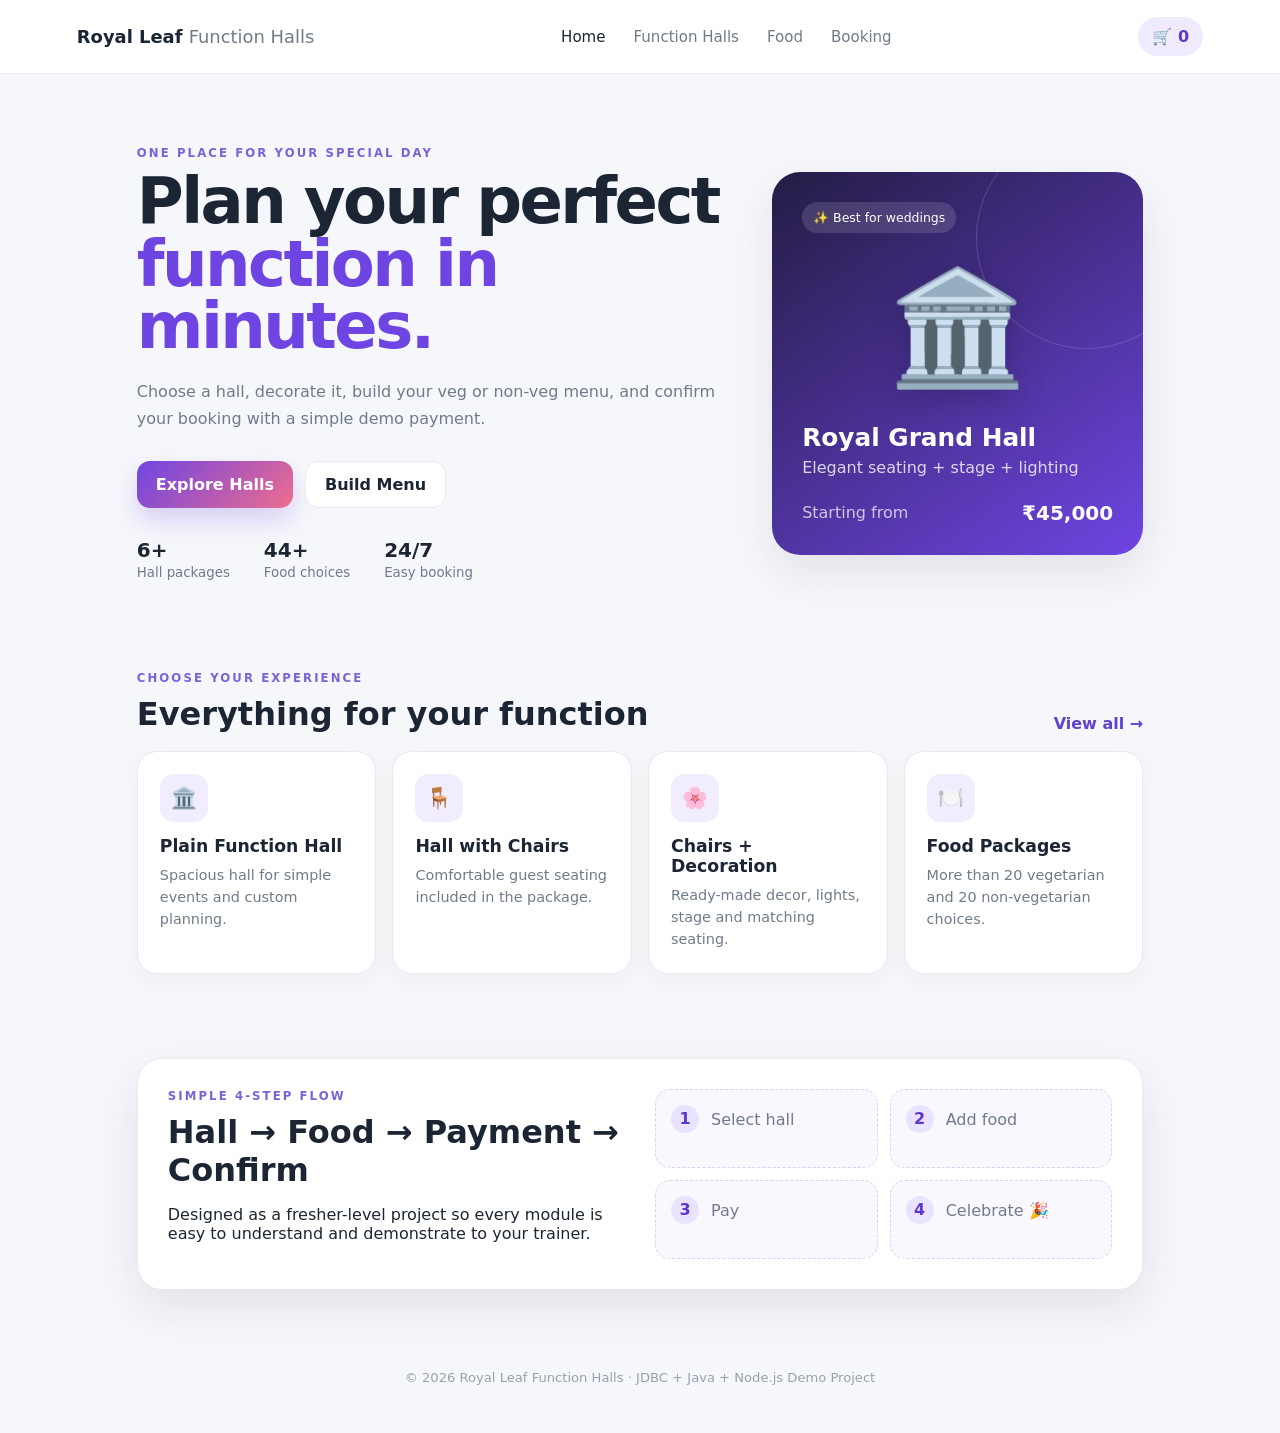
<file: index.html>
<!DOCTYPE html>
<html lang="en">
<head>
  <meta charset="UTF-8" />
  <meta name="viewport" content="width=device-width, initial-scale=1.0" />
  <title>Royal Leaf Function Halls</title>
  <link rel="stylesheet" href="style.css" />
</head>
<body data-page="home">
  <header class="navbar">
    <a class="brand" href="index.html">Royal Leaf <span>Function Halls</span></a>
    <nav>
      <a class="active" href="index.html">Home</a>
      <a href="halls.html">Function Halls</a>
      <a href="food.html">Food</a>
      <a href="booking.html">Booking</a>
    </nav>
    <a class="cart-pill" href="booking.html">🛒 <span id="navCartCount">0</span></a>
  </header>

  <main>
    <section class="hero">
      <div class="hero-content">
        <p class="eyebrow">ONE PLACE FOR YOUR SPECIAL DAY</p>
        <h1>Plan your perfect<br><span>function in minutes.</span></h1>
        <p class="hero-copy">Choose a hall, decorate it, build your veg or non-veg menu, and confirm your booking with a simple demo payment.</p>
        <div class="hero-actions">
          <a class="btn btn-primary" href="halls.html">Explore Halls</a>
          <a class="btn btn-light" href="food.html">Build Menu</a>
        </div>
        <div class="hero-stats">
          <div><strong>6+</strong><small>Hall packages</small></div>
          <div><strong>44+</strong><small>Food choices</small></div>
          <div><strong>24/7</strong><small>Easy booking</small></div>
        </div>
      </div>
      <div class="hero-card">
        <div class="floating-badge">✨ Best for weddings</div>
        <div class="hero-visual">🏛️</div>
        <h3>Royal Grand Hall</h3>
        <p>Elegant seating + stage + lighting</p>
        <div class="price-row"><span>Starting from</span><strong>₹45,000</strong></div>
      </div>
    </section>

    <section class="section">
      <div class="section-heading">
        <div><p class="eyebrow">CHOOSE YOUR EXPERIENCE</p><h2>Everything for your function</h2></div>
        <a class="text-link" href="halls.html">View all →</a>
      </div>
      <div class="feature-grid">
        <a class="feature-card" href="halls.html#plain"><div class="icon-circle">🏛️</div><h3>Plain Function Hall</h3><p>Spacious hall for simple events and custom planning.</p></a>
        <a class="feature-card" href="halls.html#chairs"><div class="icon-circle">🪑</div><h3>Hall with Chairs</h3><p>Comfortable guest seating included in the package.</p></a>
        <a class="feature-card" href="halls.html#decor"><div class="icon-circle">🌸</div><h3>Chairs + Decoration</h3><p>Ready-made decor, lights, stage and matching seating.</p></a>
        <a class="feature-card" href="food.html"><div class="icon-circle">🍽️</div><h3>Food Packages</h3><p>More than 20 vegetarian and 20 non-vegetarian choices.</p></a>
      </div>
    </section>

    <section class="section spotlight">
      <div class="spotlight-box">
        <div><p class="eyebrow">SIMPLE 4-STEP FLOW</p><h2>Hall → Food → Payment → Confirm</h2><p>Designed as a fresher-level project so every module is easy to understand and demonstrate to your trainer.</p></div>
        <div class="steps"><span><b>1</b> Select hall</span><span><b>2</b> Add food</span><span><b>3</b> Pay</span><span><b>4</b> Celebrate 🎉</span></div>
      </div>
    </section>
  </main>

  <footer><p>© 2026 Royal Leaf Function Halls · JDBC + Java + Node.js Demo Project</p></footer>
  <script src="app.js"></script>
</body>
</html>
</file>
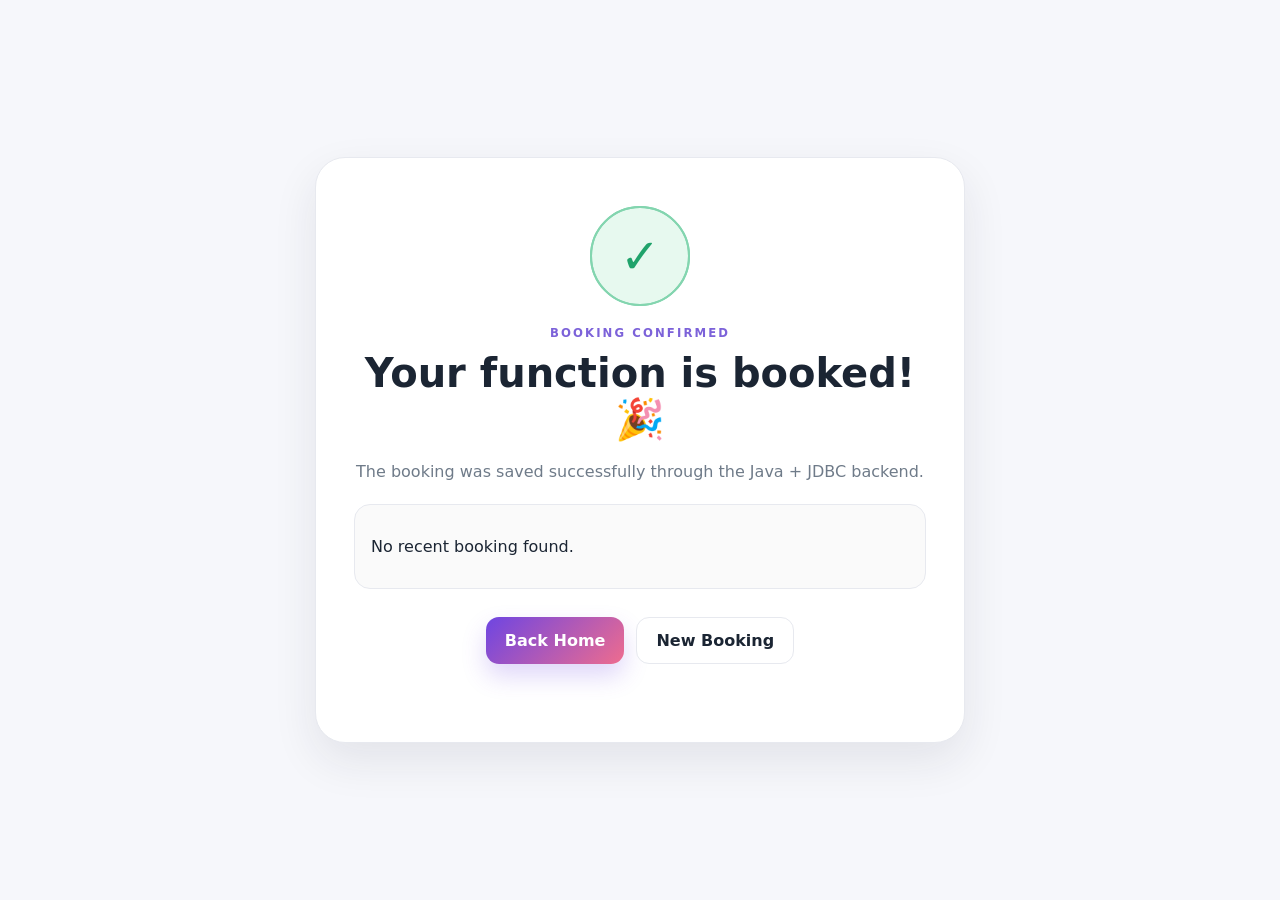
<file: success.html>
<!DOCTYPE html>
<html lang="en">
<head>
  <meta charset="UTF-8" />
  <meta name="viewport" content="width=device-width, initial-scale=1.0" />
  <title>Booking Successful | Royal Leaf</title>
  <link rel="stylesheet" href="style.css" />
</head>
<body data-page="success">
  <main class="success-page">
    <div class="success-card">
      <div class="success-animation"><span>✓</span></div>
      <p class="eyebrow">BOOKING CONFIRMED</p>
      <h1>Your function is booked! 🎉</h1>
      <p class="success-copy">The booking was saved successfully through the Java + JDBC backend.</p>
      <div id="successDetails" class="success-details"></div>
      <div class="hero-actions center"><a class="btn btn-primary" href="index.html">Back Home</a><a class="btn btn-light" href="halls.html">New Booking</a></div>
    </div>
  </main>
  <script src="app.js"></script>
</body>
</html>
</file>
<file: style.css>
:root{--ink:#1b2533;--muted:#6f7b89;--brand:#6e45e2;--brand2:#ee6c8e;--surface:#fff;--bg:#f6f7fb;--line:#e7e9ef;--success:#20a36b;--shadow:0 18px 45px rgba(29,38,58,.09)}
*{box-sizing:border-box}html{scroll-behavior:smooth}body{margin:0;font-family:Inter,ui-sans-serif,system-ui,-apple-system,BlinkMacSystemFont,"Segoe UI",sans-serif;background:var(--bg);color:var(--ink)}a{text-decoration:none;color:inherit}button,input,select,textarea{font:inherit}.navbar{height:74px;background:rgba(255,255,255,.94);backdrop-filter:blur(14px);display:flex;align-items:center;gap:28px;padding:0 6%;position:sticky;top:0;z-index:20;border-bottom:1px solid rgba(231,233,239,.8)}.brand{font-weight:800;font-size:1.12rem;white-space:nowrap}.brand span{font-weight:500;color:var(--muted)}nav{display:flex;gap:20px;margin:auto;font-size:.94rem;color:var(--muted)}nav a{padding:9px 4px}nav a.active,nav a:hover{color:var(--ink)}.cart-pill{background:#f0eaff;color:#5f35cf;padding:10px 14px;border-radius:999px;font-weight:700}.hero{max-width:1160px;margin:0 auto;padding:72px 6% 48px;display:grid;grid-template-columns:1.35fr .85fr;gap:46px;align-items:center}.eyebrow{font-size:.73rem;letter-spacing:.18em;font-weight:800;color:#7c62d9;margin:0 0 10px}.hero h1,.page-header h1{font-size:clamp(2.4rem,5vw,4.8rem);line-height:.98;letter-spacing:-.04em;margin:0 0 20px}.hero h1 span{color:var(--brand)}.hero-copy,.page-header p{color:var(--muted);line-height:1.7;max-width:620px}.hero-actions{display:flex;gap:12px;flex-wrap:wrap;margin:28px 0 30px}.center{justify-content:center}.btn{display:inline-flex;align-items:center;justify-content:center;gap:8px;border:0;border-radius:13px;padding:13px 19px;font-weight:800;cursor:pointer;transition:transform .2s,box-shadow .2s}.btn:hover{transform:translateY(-2px)}.btn-primary{background:linear-gradient(135deg,var(--brand),var(--brand2));color:white;box-shadow:0 12px 24px rgba(110,69,226,.22)}.btn-light{background:#fff;border:1px solid var(--line)}.hero-stats{display:flex;gap:34px}.hero-stats strong{display:block;font-size:1.25rem}.hero-stats small{color:var(--muted)}.hero-card{background:linear-gradient(145deg,#241c44,#6e45e2);color:#fff;min-height:360px;border-radius:28px;padding:30px;position:relative;box-shadow:var(--shadow);overflow:hidden}.hero-card:after{content:"";position:absolute;width:220px;height:220px;border:1px solid rgba(255,255,255,.16);border-radius:50%;right:-55px;top:-45px}.floating-badge{display:inline-block;padding:8px 11px;border-radius:999px;background:rgba(255,255,255,.13);font-size:.78rem;position:relative;z-index:1}.hero-visual{font-size:7rem;display:flex;align-items:center;justify-content:center;height:190px;filter:drop-shadow(0 8px 15px rgba(0,0,0,.18))}.hero-card h3{font-size:1.55rem;margin:0}.hero-card p{margin:6px 0 24px;opacity:.8}.price-row{display:flex;justify-content:space-between;align-items:center}.price-row span{opacity:.72}.price-row strong{font-size:1.25rem}.section{max-width:1160px;margin:0 auto;padding:42px 6%}.section-heading{display:flex;justify-content:space-between;gap:20px;align-items:end;margin-bottom:18px}.section-heading h2,.spotlight h2{margin:0;font-size:2rem}.text-link{color:#6040ce;font-weight:800}.feature-grid{display:grid;grid-template-columns:repeat(4,1fr);gap:16px}.feature-card{background:#fff;border:1px solid var(--line);border-radius:20px;padding:22px;box-shadow:0 7px 25px rgba(34,40,61,.04);transition:transform .2s}.feature-card:hover{transform:translateY(-4px)}.feature-card h3{font-size:1.08rem;margin:14px 0 8px}.feature-card p{color:var(--muted);font-size:.9rem;line-height:1.55;margin:0}.icon-circle{width:48px;height:48px;border-radius:14px;background:#f1edff;display:grid;place-items:center;font-size:1.3rem}.spotlight-box{background:#fff;border:1px solid var(--line);border-radius:25px;padding:30px;display:grid;grid-template-columns:1fr 1fr;gap:30px;box-shadow:var(--shadow)}.steps{display:grid;grid-template-columns:1fr 1fr;gap:12px}.steps span{background:#faf8ff;border:1px dashed #d9d2f7;border-radius:15px;padding:15px;color:var(--muted)}.steps b{display:inline-grid;place-items:center;width:28px;height:28px;border-radius:50%;background:#e9e3ff;color:#5f35cf;margin-right:7px}.page-shell{max-width:1200px;margin:0 auto;padding:54px 6% 70px}.page-header{margin-bottom:28px}.page-header h1{font-size:clamp(2.3rem,5vw,4rem)}.filter-row{display:flex;gap:9px;flex-wrap:wrap;margin-bottom:22px}.filter-btn,.small-btn{background:#fff;border:1px solid var(--line);border-radius:999px;padding:9px 14px;cursor:pointer;color:var(--muted);font-weight:700}.filter-btn.active,.filter-btn:hover{background:#ece7ff;border-color:#d8d0fb;color:#5f35cf}.card-grid{display:grid;grid-template-columns:repeat(3,1fr);gap:18px}.hall-card,.food-card,.panel{background:#fff;border:1px solid var(--line);border-radius:22px;box-shadow:0 8px 25px rgba(34,40,61,.05)}.hall-card{overflow:hidden;transition:.2s}.hall-card:hover{transform:translateY(-4px)}.hall-art{min-height:150px;display:grid;place-items:center;font-size:4rem;background:linear-gradient(135deg,#f0ebff,#ffeaf0)}.hall-body{padding:20px}.hall-body h3,.food-body h3{margin:0 0 7px}.hall-body p,.food-body p{color:var(--muted);font-size:.9rem;line-height:1.5}.meta-row,.price-row-small{display:flex;justify-content:space-between;align-items:center;gap:12px}.meta-row{margin:14px 0;color:var(--muted);font-size:.82rem}.tag{background:#f0eff9;color:#5a4d93;padding:6px 8px;border-radius:8px;font-weight:700}.price{font-weight:900}.menu-toolbar{display:flex;justify-content:space-between;gap:15px;align-items:center;margin-bottom:10px;flex-wrap:wrap}.food-grid{grid-template-columns:repeat(4,1fr)}.food-card{padding:15px;position:relative;transition:transform .2s,box-shadow .2s}.food-card.added{animation:pop .32s ease}.food-card.removing{animation:removeCard .35s ease}.food-art{height:130px;border-radius:16px;background:linear-gradient(145deg,#fff5da,#ffefe7);display:grid;place-items:center;font-size:3.7rem}.food-body{padding:12px 3px 3px}.food-body p{height:44px;margin:7px 0;font-size:.82rem}.food-footer{display:flex;justify-content:space-between;align-items:center;gap:8px;margin-top:8px}.add-btn{border:0;border-radius:10px;background:#171c26;color:#fff;padding:9px 12px;font-weight:800;cursor:pointer}.qty-stepper{display:inline-flex;align-items:center;border:1px solid var(--line);border-radius:10px;overflow:hidden;background:#fff}.qty-stepper button{width:30px;height:31px;border:0;background:#fff;cursor:pointer;font-weight:900}.qty-stepper span{min-width:28px;text-align:center;font-weight:800}.cart-count-inline{display:inline-grid;place-items:center;min-width:24px;height:24px;padding:0 7px;background:#fff;color:#6e45e2;border-radius:99px}.booking-layout{display:grid;grid-template-columns:.9fr 1.1fr;gap:20px;align-items:start}.panel{padding:22px}.panel-title{display:flex;justify-content:space-between;align-items:center}.panel h2{margin:0 0 16px}.selected-hall{background:#faf8ff;border:1px dashed #d8d0fb;border-radius:15px;padding:14px;margin-bottom:12px}.selected-hall strong{display:block}.selected-hall small{color:var(--muted)}.cart-list{display:grid;gap:9px}.cart-item{display:grid;grid-template-columns:1fr auto;gap:12px;padding:12px;border:1px solid #eeeef3;border-radius:13px;transition:.25s}.cart-item.fade-out{animation:removeCart .3s ease}.cart-item-title{font-weight:800;font-size:.9rem}.cart-item-sub{font-size:.78rem;color:var(--muted);margin-top:3px}.empty-state{padding:20px;text-align:center;color:var(--muted);border:1px dashed var(--line);border-radius:14px}.hidden{display:none!important}.form-grid{display:grid;grid-template-columns:1fr 1fr;gap:15px}.form-grid label{font-weight:700;font-size:.87rem}.form-grid input,.form-grid select,.form-grid textarea{width:100%;margin-top:7px;padding:11px 12px;border:1px solid var(--line);border-radius:11px;outline:none;background:#fff}.form-grid input:focus,.form-grid select:focus,.form-grid textarea:focus{border-color:#a99ae9;box-shadow:0 0 0 4px #f1eeff}.full-width{grid-column:1/-1}.payment-box{padding:16px;border:1px solid var(--line);border-radius:16px;background:#fafafa}.payment-box h3{margin:0 0 12px}.payment-options{display:grid;grid-template-columns:repeat(3,1fr);gap:9px}.pay-option{display:flex;flex-direction:column;gap:3px;padding:13px;border:1px solid var(--line);border-radius:12px;background:#fff;cursor:pointer}.pay-option input{width:auto!important;margin:0 0 4px!important}.pay-option small{color:var(--muted);font-weight:500}.price-summary{border-top:1px solid var(--line);padding-top:14px;display:grid;gap:8px}.price-summary div{display:flex;justify-content:space-between;color:var(--muted)}.price-summary .grand{font-size:1.22rem;color:var(--ink);padding-top:6px}.confirm-btn{font-size:1rem;padding:15px}.toast{position:fixed;right:22px;bottom:22px;background:#1b2533;color:#fff;padding:12px 16px;border-radius:12px;box-shadow:var(--shadow);transform:translateY(24px);opacity:0;pointer-events:none;transition:.25s;z-index:50}.toast.show{transform:none;opacity:1}.success-page{min-height:100vh;display:grid;place-items:center;padding:30px}.success-card{max-width:650px;background:#fff;border:1px solid var(--line);border-radius:30px;padding:48px 38px;text-align:center;box-shadow:var(--shadow)}.success-animation{width:100px;height:100px;margin:0 auto 20px;border-radius:50%;background:#e7f9ef;display:grid;place-items:center;position:relative}.success-animation:before,.success-animation:after{content:"";position:absolute;inset:0;border:2px solid #83d5af;border-radius:50%;animation:ring 1.7s infinite}.success-animation:after{animation-delay:.45s}.success-animation span{font-size:3rem;color:var(--success);font-weight:900;animation:check .45s ease both}.success-card h1{font-size:2.5rem;margin:0 0 12px}.success-copy{color:var(--muted);line-height:1.6}.success-details{text-align:left;background:#fafafa;border:1px solid var(--line);border-radius:16px;padding:16px;margin:20px 0}.success-details div{display:flex;justify-content:space-between;gap:20px;padding:7px 0;border-bottom:1px dashed #ddd}.success-details div:last-child{border-bottom:0}footer{text-align:center;color:#9aa0ab;padding:25px 6% 35px;font-size:.82rem}@keyframes pop{0%{transform:scale(1)}50%{transform:scale(1.035)}100%{transform:scale(1)}}@keyframes removeCard{0%{opacity:1;transform:scale(1)}100%{opacity:.4;transform:scale(.97)}}@keyframes removeCart{0%{opacity:1;transform:translateX(0)}100%{opacity:0;transform:translateX(40px)}}@keyframes ring{0%{transform:scale(.9);opacity:.9}100%{transform:scale(1.45);opacity:0}}@keyframes check{0%{transform:scale(.2) rotate(-15deg);opacity:0}100%{transform:scale(1) rotate(0);opacity:1}}@media(max-width:980px){.hero,.spotlight-box,.booking-layout{grid-template-columns:1fr}.feature-grid{grid-template-columns:repeat(2,1fr)}.card-grid{grid-template-columns:repeat(2,1fr)}.food-grid{grid-template-columns:repeat(3,1fr)}}@media(max-width:700px){.navbar{padding:0 4%;gap:10px}.brand span{display:none}nav{gap:9px;font-size:.82rem}.hero{padding:45px 5% 28px}.hero-stats{gap:18px}.feature-grid,.card-grid,.food-grid,.payment-options,.form-grid{grid-template-columns:1fr}.page-shell{padding:40px 5% 55px}.full-width{grid-column:auto}.spotlight-box{padding:22px}.steps{grid-template-columns:1fr 1fr}.success-card{padding:38px 20px}.success-card h1{font-size:2rem}}
</file>
